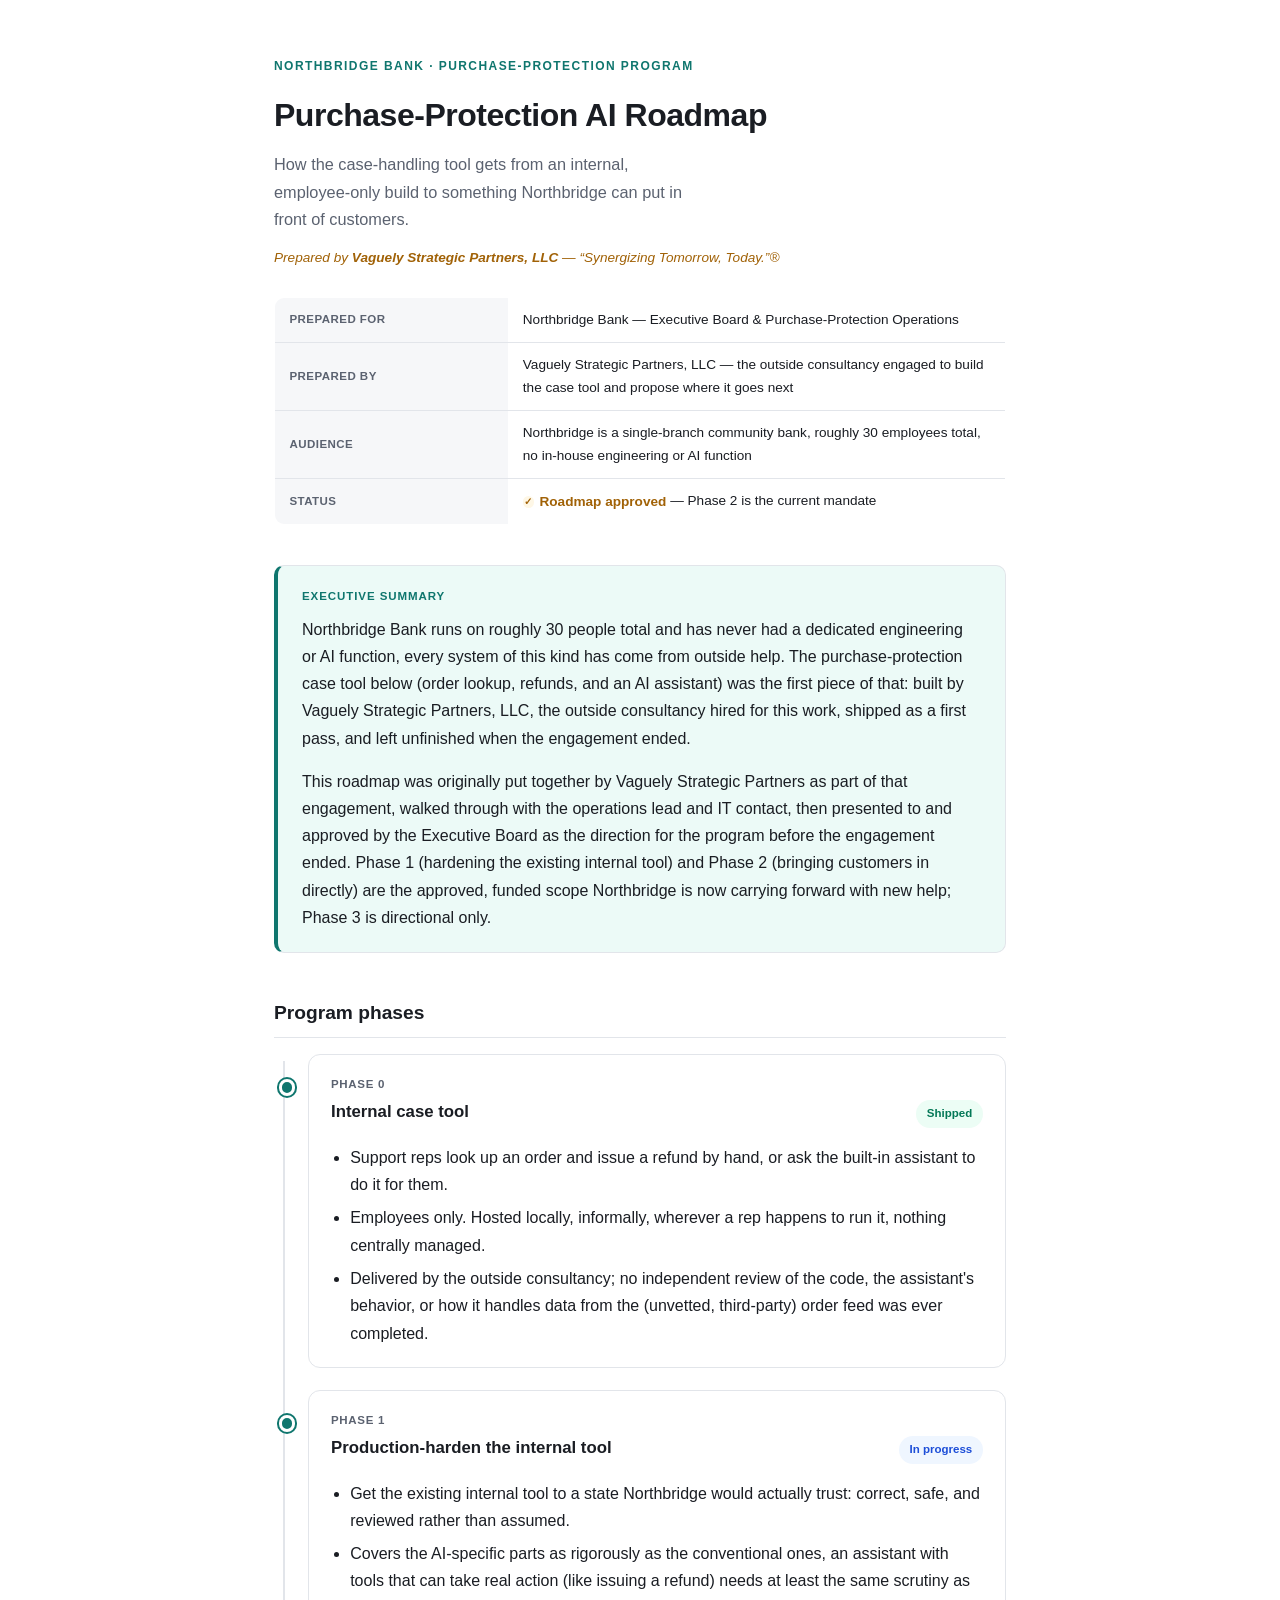
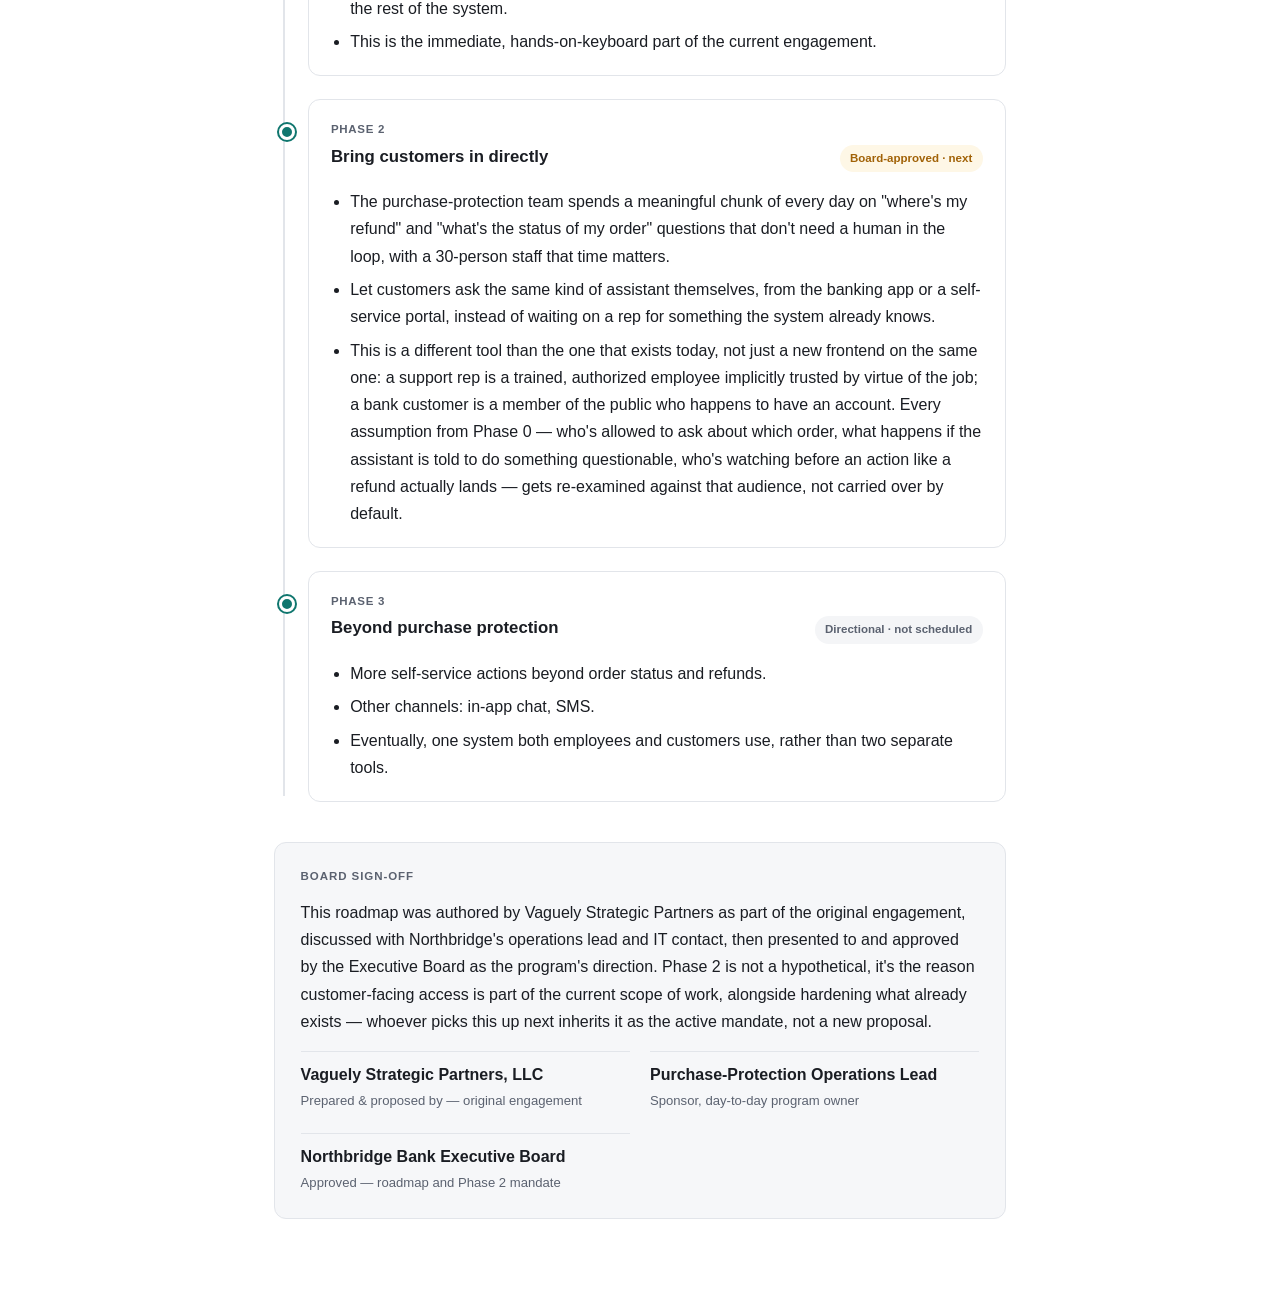
<file: ROADMAP.html>
<!doctype html>
<html lang="en">
<head>
<meta charset="utf-8">
<meta name="viewport" content="width=device-width, initial-scale=1">
<title>Northbridge Bank — Purchase-Protection AI Roadmap</title>
<style>
  :root {
    --bg: #ffffff;
    --bg-subtle: #f6f7f9;
    --text: #1a1d23;
    --text-muted: #5b6270;
    --border: #e2e5ea;
    --accent: #0f766e;
    --accent-soft: #ecfaf7;
    --code-bg: #f4f5f7;
    --code-border: #e2e5ea;
    --navy: #1e293b;
    --navy-soft: #f1f5f9;
    --gold: #a16207;
    --gold-soft: #fef7e6;
    --status-shipped-bg: #ecfdf5;
    --status-shipped-text: #047857;
    --status-progress-bg: #eff6ff;
    --status-progress-text: #1d4ed8;
    --status-approved-bg: #fef7e6;
    --status-approved-text: #a16207;
    --status-future-bg: #f4f5f7;
    --status-future-text: #5b6270;
  }
  @media (prefers-color-scheme: dark) {
    :root {
      --bg: #14161a;
      --bg-subtle: #1b1e24;
      --text: #e8eaed;
      --text-muted: #9aa1ad;
      --border: #2b2f37;
      --accent: #2dd4bf;
      --accent-soft: #12312c;
      --code-bg: #1c1f26;
      --code-border: #2b2f37;
      --navy: #cbd5e1;
      --navy-soft: #1c2433;
      --gold: #f0c674;
      --gold-soft: #2a2115;
      --status-shipped-bg: #103527;
      --status-shipped-text: #6ee7b7;
      --status-progress-bg: #172a45;
      --status-progress-text: #93c5fd;
      --status-approved-bg: #2a2115;
      --status-approved-text: #f0c674;
      --status-future-bg: #1c1f26;
      --status-future-text: #9aa1ad;
    }
  }
  * { box-sizing: border-box; }
  body {
    margin: 0;
    background: var(--bg);
    color: var(--text);
    font-family: -apple-system, BlinkMacSystemFont, "Segoe UI", Roboto, Helvetica, Arial, sans-serif;
    line-height: 1.7;
    font-size: 16px;
  }
  main {
    max-width: 780px;
    margin: 0 auto;
    padding: 3.5rem 1.5rem 6rem;
  }

  /* Cover block */
  .kicker {
    text-transform: uppercase;
    letter-spacing: .12em;
    font-size: .75rem;
    font-weight: 700;
    color: var(--accent);
    margin: 0 0 .75rem;
  }
  h1 {
    font-size: 2rem;
    margin: 0 0 .5rem;
    letter-spacing: -0.015em;
  }
  .subtitle {
    color: var(--text-muted);
    margin: 0 0 .75rem;
    font-size: 1.02rem;
    max-width: 46ch;
  }
  .byline {
    color: var(--gold);
    font-size: .85rem;
    font-style: italic;
    margin: 0 0 1.75rem;
  }
  .meta-table {
    width: 100%;
    border-collapse: collapse;
    border: 1px solid var(--border);
    border-radius: 10px;
    overflow: hidden;
    margin: 0 0 2.5rem;
    font-size: .85rem;
  }
  .meta-table tr:not(:last-child) td,
  .meta-table tr:not(:last-child) th { border-bottom: 1px solid var(--border); }
  .meta-table th {
    text-align: left;
    background: var(--bg-subtle);
    color: var(--text-muted);
    font-weight: 600;
    text-transform: uppercase;
    letter-spacing: .04em;
    font-size: .72rem;
    padding: .65rem .9rem;
    width: 32%;
  }
  .meta-table td {
    padding: .65rem .9rem;
  }
  .approved-tag {
    display: inline-flex;
    align-items: center;
    gap: .4em;
    font-weight: 700;
    color: var(--status-approved-text);
  }
  .approved-tag::before {
    content: "\2713";
    display: inline-flex;
    align-items: center;
    justify-content: center;
    width: 1.1em;
    height: 1.1em;
    border-radius: 50%;
    background: var(--status-approved-bg);
    font-size: .75em;
  }

  h2 {
    font-size: 1.2rem;
    margin: 2.75rem 0 1rem;
    padding-bottom: .5rem;
    border-bottom: 1px solid var(--border);
  }
  p, li { margin: 0 0 1rem; }
  ul, ol { padding-left: 1.3rem; }
  a { color: var(--accent); text-decoration: none; }
  a:hover { text-decoration: underline; }
  code {
    font-family: ui-monospace, SFMono-Regular, Menlo, Consolas, monospace;
    background: var(--code-bg);
    border: 1px solid var(--code-border);
    border-radius: 4px;
    padding: .1em .4em;
    font-size: .85em;
  }

  .exec-summary {
    border: 1px solid var(--border);
    border-left: 4px solid var(--accent);
    background: var(--accent-soft);
    border-radius: 10px;
    padding: 1.3rem 1.5rem;
    margin: 0 0 2rem;
  }
  .exec-summary p:last-child { margin-bottom: 0; }
  .exec-summary .label {
    text-transform: uppercase;
    letter-spacing: .08em;
    font-size: .72rem;
    font-weight: 700;
    color: var(--accent);
    margin: 0 0 .6rem;
  }

  /* Phase timeline */
  .timeline {
    position: relative;
    margin: 0 0 2.5rem;
    padding-left: 2.1rem;
  }
  .timeline::before {
    content: "";
    position: absolute;
    left: .55rem;
    top: .4rem;
    bottom: .4rem;
    width: 2px;
    background: var(--border);
  }
  .phase {
    position: relative;
    border: 1px solid var(--border);
    border-radius: 12px;
    padding: 1.25rem 1.4rem;
    margin-bottom: 1.4rem;
    background: var(--bg);
  }
  .phase::before {
    content: "";
    position: absolute;
    left: -1.87rem;
    top: 1.5rem;
    width: .65rem;
    height: .65rem;
    border-radius: 50%;
    background: var(--accent);
    border: 3px solid var(--bg);
    box-shadow: 0 0 0 2px var(--accent);
  }
  .phase-head {
    display: flex;
    align-items: baseline;
    justify-content: space-between;
    gap: .75rem;
    flex-wrap: wrap;
    margin-bottom: .6rem;
  }
  .phase-head h3 {
    margin: 0;
    font-size: 1.05rem;
    color: var(--text);
  }
  .phase-eyebrow {
    display: block;
    font-size: .72rem;
    font-weight: 700;
    letter-spacing: .06em;
    text-transform: uppercase;
    color: var(--text-muted);
    margin-bottom: .2rem;
  }
  .status {
    display: inline-block;
    font-size: .72rem;
    font-weight: 700;
    padding: .25rem .65rem;
    border-radius: 999px;
    white-space: nowrap;
  }
  .status-shipped { background: var(--status-shipped-bg); color: var(--status-shipped-text); }
  .status-progress { background: var(--status-progress-bg); color: var(--status-progress-text); }
  .status-approved { background: var(--status-approved-bg); color: var(--status-approved-text); }
  .status-future { background: var(--status-future-bg); color: var(--status-future-text); }
  .phase ul { margin-bottom: 0; padding-left: 1.2rem; }
  .phase li { margin-bottom: .4rem; }
  .phase li:last-child { margin-bottom: 0; }

  .callout {
    border-left: 3px solid var(--accent);
    background: var(--accent-soft);
    padding: 1rem 1.2rem;
    border-radius: 6px;
    margin: 0 0 1.25rem;
  }
  .callout p:last-child { margin-bottom: 0; }

  .signoff {
    border: 1px solid var(--border);
    border-radius: 12px;
    padding: 1.5rem 1.6rem;
    margin: 2.5rem 0 0;
    background: var(--bg-subtle);
  }
  .signoff .label {
    text-transform: uppercase;
    letter-spacing: .08em;
    font-size: .72rem;
    font-weight: 700;
    color: var(--text-muted);
    margin: 0 0 .75rem;
  }
  .signoff-grid {
    display: grid;
    grid-template-columns: 1fr 1fr;
    gap: 1.25rem;
    margin-top: 1rem;
  }
  .signoff-item .name { font-weight: 600; margin-bottom: .1rem; }
  .signoff-item .role { font-size: .82rem; color: var(--text-muted); }
  .signoff-item { border-top: 1px solid var(--border); padding-top: .6rem; }
  @media (max-width: 520px) {
    .signoff-grid { grid-template-columns: 1fr; }
  }
  hr { border: none; border-top: 1px solid var(--border); margin: 2.5rem 0; }
</style>
</head>
<body>
<main>

  <p class="kicker">Northbridge Bank &middot; Purchase-Protection Program</p>
  <h1>Purchase-Protection AI Roadmap</h1>
  <p class="subtitle">How the case-handling tool gets from an internal, employee-only build to something Northbridge can put in front of customers.</p>
  <p class="byline">Prepared by <strong>Vaguely Strategic Partners, LLC</strong> &mdash; &ldquo;Synergizing Tomorrow, Today.&rdquo;&reg;</p>

  <table class="meta-table">
    <tr><th>Prepared for</th><td>Northbridge Bank &mdash; Executive Board &amp; Purchase-Protection Operations</td></tr>
    <tr><th>Prepared by</th><td>Vaguely Strategic Partners, LLC &mdash; the outside consultancy engaged to build the case tool and propose where it goes next</td></tr>
    <tr><th>Audience</th><td>Northbridge is a single-branch community bank, roughly 30 employees total, no in-house engineering or AI function</td></tr>
    <tr><th>Status</th><td><span class="approved-tag">Roadmap approved</span> &mdash; Phase 2 is the current mandate</td></tr>
  </table>

  <div class="exec-summary">
    <p class="label">Executive summary</p>
    <p>Northbridge Bank runs on roughly 30 people total and has never had a dedicated engineering or AI function, every system of this kind has come from outside help. The purchase-protection case tool below (order lookup, refunds, and an AI assistant) was the first piece of that: built by Vaguely Strategic Partners, LLC, the outside consultancy hired for this work, shipped as a first pass, and left unfinished when the engagement ended.</p>
    <p>This roadmap was originally put together by Vaguely Strategic Partners as part of that engagement, walked through with the operations lead and IT contact, then presented to and approved by the Executive Board as the direction for the program before the engagement ended. Phase 1 (hardening the existing internal tool) and Phase 2 (bringing customers in directly) are the approved, funded scope Northbridge is now carrying forward with new help; Phase 3 is directional only.</p>
  </div>

  <h2>Program phases</h2>

  <div class="timeline">

    <div class="phase">
      <span class="phase-eyebrow">Phase 0</span>
      <div class="phase-head">
        <h3>Internal case tool</h3>
        <span class="status status-shipped">Shipped</span>
      </div>
      <ul>
        <li>Support reps look up an order and issue a refund by hand, or ask the built-in assistant to do it for them.</li>
        <li>Employees only. Hosted locally, informally, wherever a rep happens to run it, nothing centrally managed.</li>
        <li>Delivered by the outside consultancy; no independent review of the code, the assistant's behavior, or how it handles data from the (unvetted, third-party) order feed was ever completed.</li>
      </ul>
    </div>

    <div class="phase">
      <span class="phase-eyebrow">Phase 1</span>
      <div class="phase-head">
        <h3>Production-harden the internal tool</h3>
        <span class="status status-progress">In progress</span>
      </div>
      <ul>
        <li>Get the existing internal tool to a state Northbridge would actually trust: correct, safe, and reviewed rather than assumed.</li>
        <li>Covers the AI-specific parts as rigorously as the conventional ones, an assistant with tools that can take real action (like issuing a refund) needs at least the same scrutiny as the rest of the system.</li>
        <li>This is the immediate, hands-on-keyboard part of the current engagement.</li>
      </ul>
    </div>

    <div class="phase">
      <span class="phase-eyebrow">Phase 2</span>
      <div class="phase-head">
        <h3>Bring customers in directly</h3>
        <span class="status status-approved">Board-approved &middot; next</span>
      </div>
      <ul>
        <li>The purchase-protection team spends a meaningful chunk of every day on "where's my refund" and "what's the status of my order" questions that don't need a human in the loop, with a 30-person staff that time matters.</li>
        <li>Let customers ask the same kind of assistant themselves, from the banking app or a self-service portal, instead of waiting on a rep for something the system already knows.</li>
        <li>This is a different tool than the one that exists today, not just a new frontend on the same one: a support rep is a trained, authorized employee implicitly trusted by virtue of the job; a bank customer is a member of the public who happens to have an account. Every assumption from Phase 0 &mdash; who's allowed to ask about which order, what happens if the assistant is told to do something questionable, who's watching before an action like a refund actually lands &mdash; gets re-examined against that audience, not carried over by default.</li>
      </ul>
    </div>

    <div class="phase">
      <span class="phase-eyebrow">Phase 3</span>
      <div class="phase-head">
        <h3>Beyond purchase protection</h3>
        <span class="status status-future">Directional &middot; not scheduled</span>
      </div>
      <ul>
        <li>More self-service actions beyond order status and refunds.</li>
        <li>Other channels: in-app chat, SMS.</li>
        <li>Eventually, one system both employees and customers use, rather than two separate tools.</li>
      </ul>
    </div>

  </div>

  <div class="signoff">
    <p class="label">Board sign-off</p>
    <p>This roadmap was authored by Vaguely Strategic Partners as part of the original engagement, discussed with Northbridge's operations lead and IT contact, then presented to and approved by the Executive Board as the program's direction. Phase 2 is not a hypothetical, it's the reason customer-facing access is part of the current scope of work, alongside hardening what already exists &mdash; whoever picks this up next inherits it as the active mandate, not a new proposal.</p>
    <div class="signoff-grid">
      <div class="signoff-item">
        <div class="name">Vaguely Strategic Partners, LLC</div>
        <div class="role">Prepared &amp; proposed by &mdash; original engagement</div>
      </div>
      <div class="signoff-item">
        <div class="name">Purchase-Protection Operations Lead</div>
        <div class="role">Sponsor, day-to-day program owner</div>
      </div>
      <div class="signoff-item">
        <div class="name">Northbridge Bank Executive Board</div>
        <div class="role">Approved &mdash; roadmap and Phase 2 mandate</div>
      </div>
    </div>
  </div>

</main>
</body>
</html>
</file>
